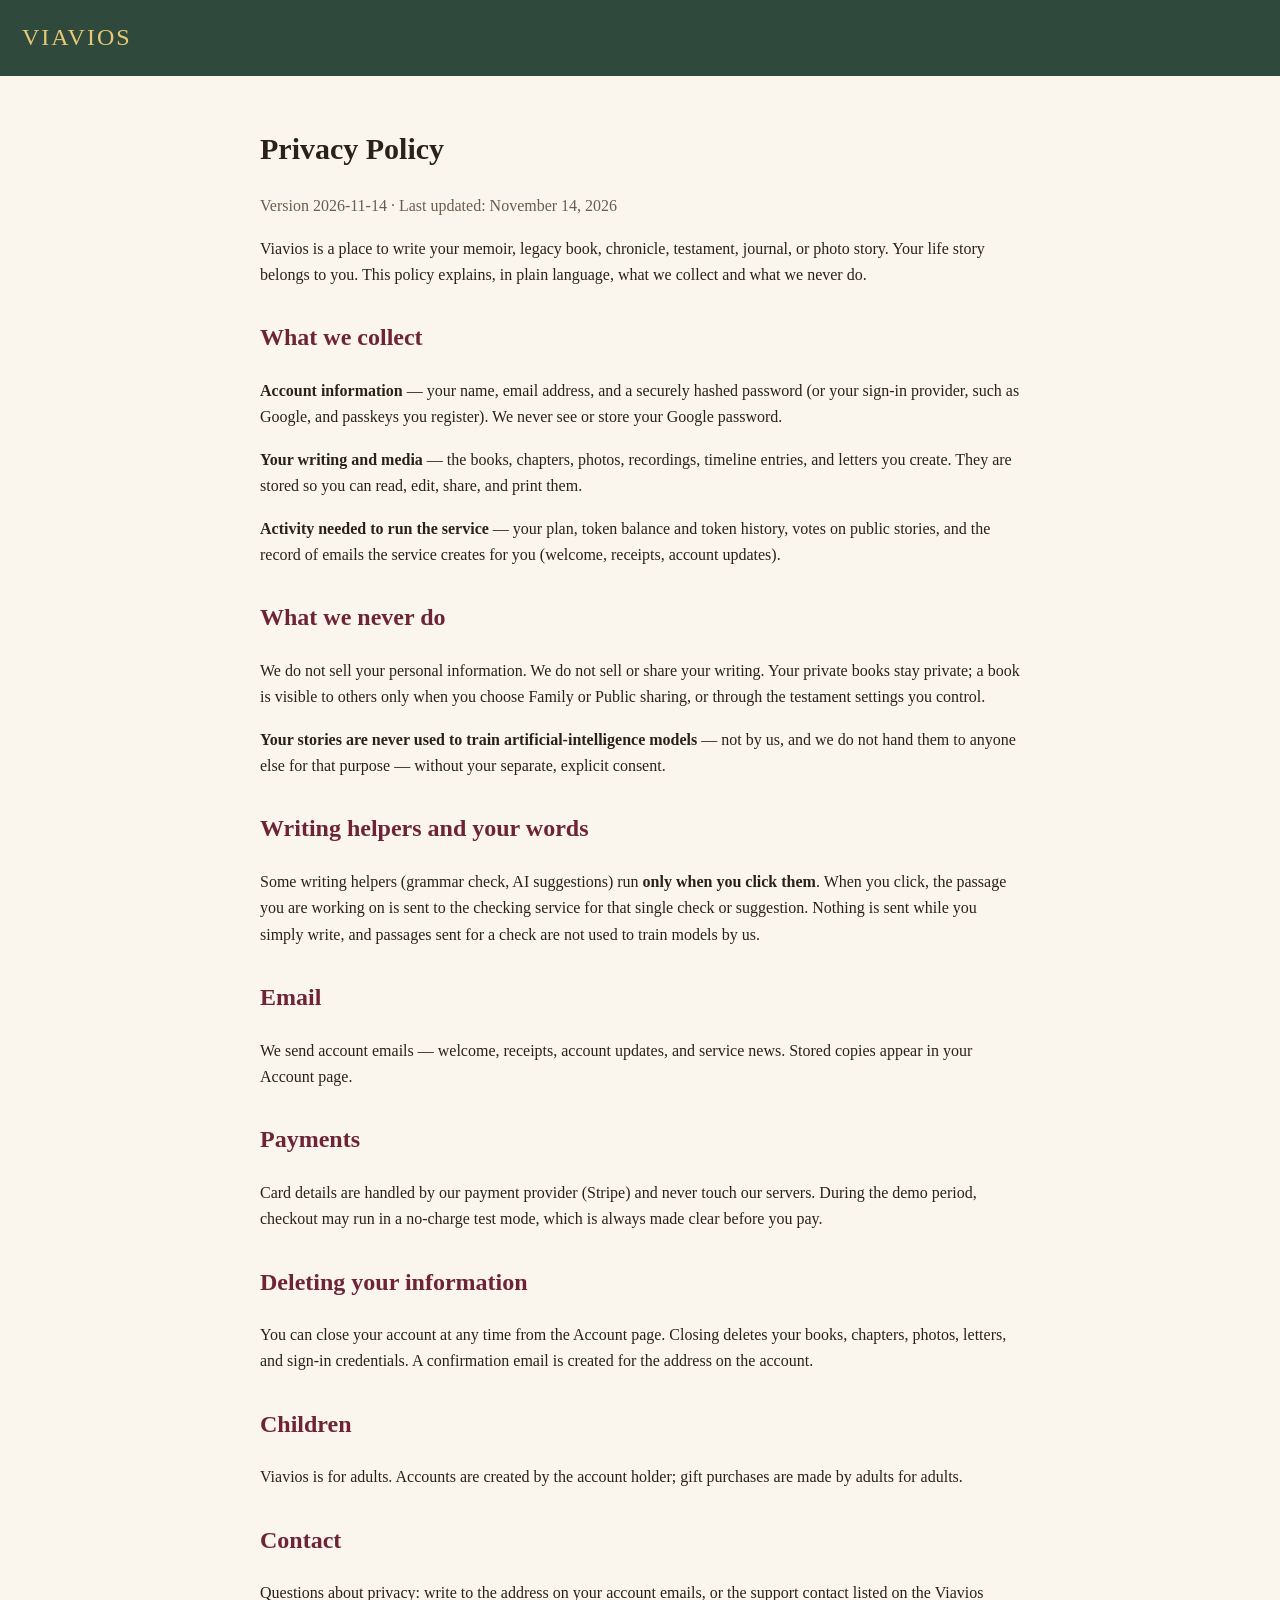
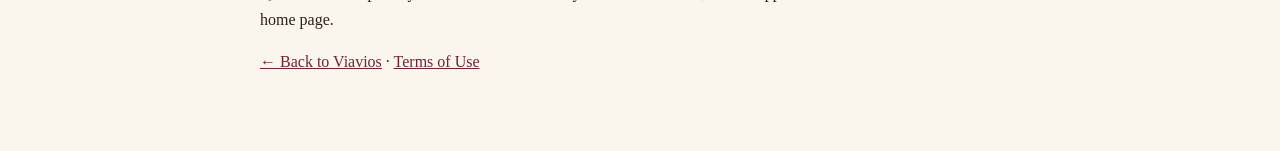
<file: static/privacy.html>
<!DOCTYPE html>
<html lang="en">
<head>
<meta charset="utf-8">
<meta name="viewport" content="width=device-width, initial-scale=1">
<title>Privacy Policy — Viavios</title>
<style>
  body{font-family:Georgia,'Times New Roman',serif;background:#FAF6EE;color:#2B2118;margin:0;line-height:1.65}
  header{background:#2F4A3C;color:#E7C877;padding:18px 22px;font-size:24px;letter-spacing:2px}
  main{max-width:760px;margin:0 auto;padding:28px 22px 60px}
  h1{font-size:30px} h2{margin-top:30px;color:#6E2434}
  a{color:#6E2434}
  .muted{color:#6b5d4f}
</style>
</head>
<body>
<header>VIAVIOS</header>
<main>
<h1>Privacy Policy</h1>
<p class="muted">Version 2026-11-14 · Last updated: November 14, 2026</p>
<p>Viavios is a place to write your memoir, legacy book, chronicle, testament, journal, or photo story. Your life story belongs to you. This policy explains, in plain language, what we collect and what we never do.</p>

<h2>What we collect</h2>
<p><strong>Account information</strong> — your name, email address, and a securely hashed password (or your sign-in provider, such as Google, and passkeys you register). We never see or store your Google password.</p>
<p><strong>Your writing and media</strong> — the books, chapters, photos, recordings, timeline entries, and letters you create. They are stored so you can read, edit, share, and print them.</p>
<p><strong>Activity needed to run the service</strong> — your plan, token balance and token history, votes on public stories, and the record of emails the service creates for you (welcome, receipts, account updates).</p>

<h2>What we never do</h2>
<p>We do not sell your personal information. We do not sell or share your writing. Your private books stay private; a book is visible to others only when you choose Family or Public sharing, or through the testament settings you control.</p>
<p><strong>Your stories are never used to train artificial-intelligence models</strong> — not by us, and we do not hand them to anyone else for that purpose — without your separate, explicit consent.</p>

<h2>Writing helpers and your words</h2>
<p>Some writing helpers (grammar check, AI suggestions) run <strong>only when you click them</strong>. When you click, the passage you are working on is sent to the checking service for that single check or suggestion. Nothing is sent while you simply write, and passages sent for a check are not used to train models by us.</p>

<h2>Email</h2>
<p>We send account emails — welcome, receipts, account updates, and service news. Stored copies appear in your Account page.</p>

<h2>Payments</h2>
<p>Card details are handled by our payment provider (Stripe) and never touch our servers. During the demo period, checkout may run in a no-charge test mode, which is always made clear before you pay.</p>

<h2>Deleting your information</h2>
<p>You can close your account at any time from the Account page. Closing deletes your books, chapters, photos, letters, and sign-in credentials. A confirmation email is created for the address on the account.</p>

<h2>Children</h2>
<p>Viavios is for adults. Accounts are created by the account holder; gift purchases are made by adults for adults.</p>

<h2>Contact</h2>
<p>Questions about privacy: write to the address on your account emails, or the support contact listed on the Viavios home page.</p>
<p><a href="/">← Back to Viavios</a> · <a href="/terms">Terms of Use</a></p>
</main>
</body>
</html>
</file>
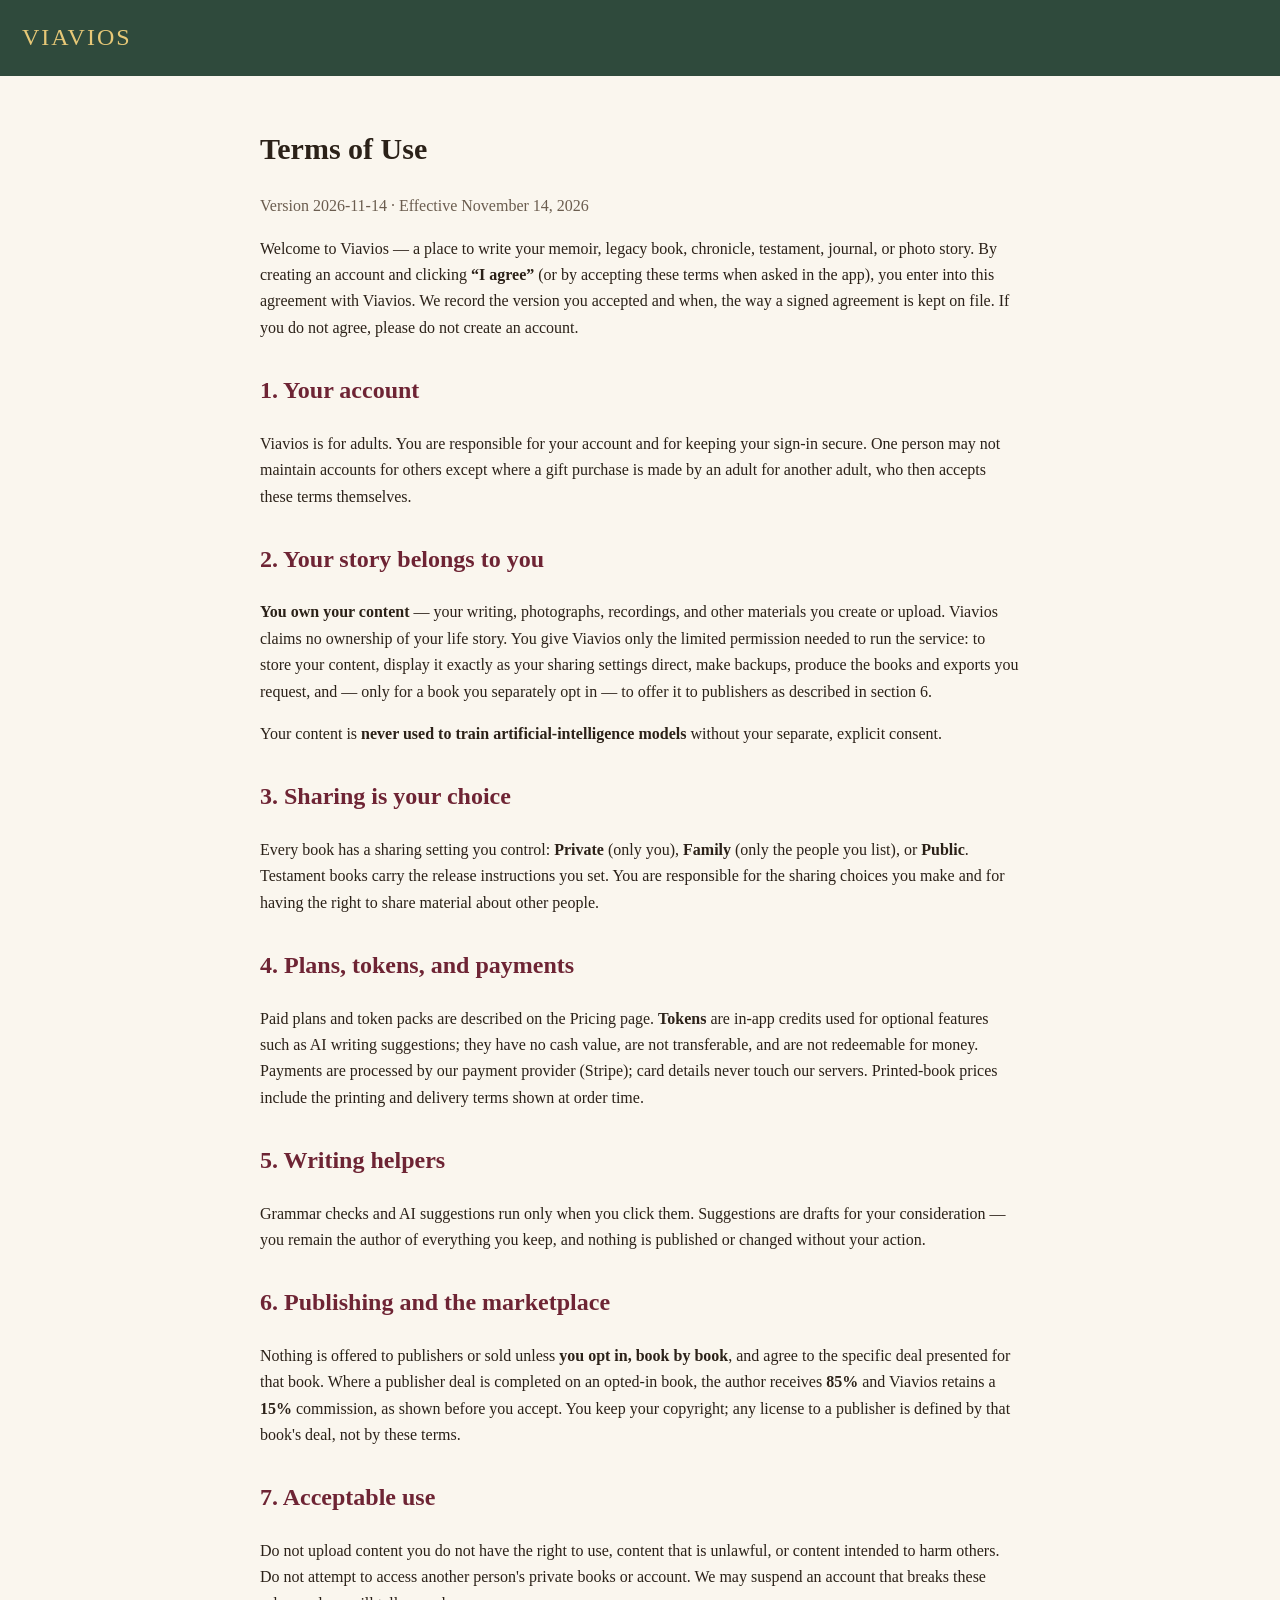
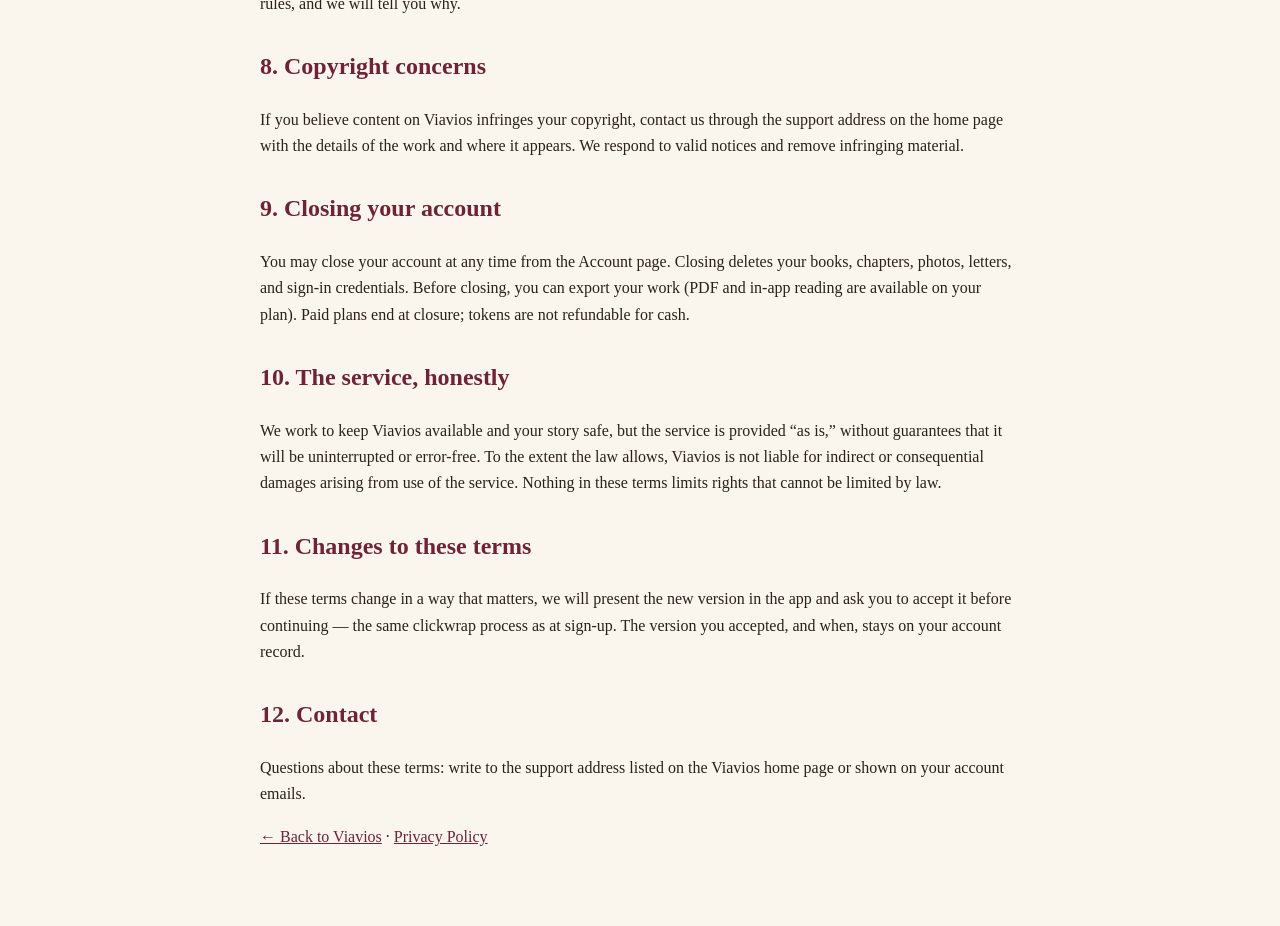
<file: static/terms.html>
<!DOCTYPE html>
<html lang="en">
<head>
<meta charset="utf-8">
<meta name="viewport" content="width=device-width, initial-scale=1">
<title>Terms of Use — Viavios</title>
<style>
  body{font-family:Georgia,'Times New Roman',serif;background:#FAF6EE;color:#2B2118;margin:0;line-height:1.65}
  header{background:#2F4A3C;color:#E7C877;padding:18px 22px;font-size:24px;letter-spacing:2px}
  main{max-width:760px;margin:0 auto;padding:28px 22px 60px}
  h1{font-size:30px} h2{margin-top:30px;color:#6E2434}
  a{color:#6E2434}
  .muted{color:#6b5d4f}
</style>
</head>
<body>
<header>VIAVIOS</header>
<main>
<h1>Terms of Use</h1>
<p class="muted">Version 2026-11-14 · Effective November 14, 2026</p>
<p>Welcome to Viavios — a place to write your memoir, legacy book, chronicle, testament, journal, or photo story. By creating an account and clicking <strong>“I agree”</strong> (or by accepting these terms when asked in the app), you enter into this agreement with Viavios. We record the version you accepted and when, the way a signed agreement is kept on file. If you do not agree, please do not create an account.</p>

<h2>1. Your account</h2>
<p>Viavios is for adults. You are responsible for your account and for keeping your sign-in secure. One person may not maintain accounts for others except where a gift purchase is made by an adult for another adult, who then accepts these terms themselves.</p>

<h2>2. Your story belongs to you</h2>
<p><strong>You own your content</strong> — your writing, photographs, recordings, and other materials you create or upload. Viavios claims no ownership of your life story. You give Viavios only the limited permission needed to run the service: to store your content, display it exactly as your sharing settings direct, make backups, produce the books and exports you request, and — only for a book you separately opt in — to offer it to publishers as described in section 6.</p>
<p>Your content is <strong>never used to train artificial-intelligence models</strong> without your separate, explicit consent.</p>

<h2>3. Sharing is your choice</h2>
<p>Every book has a sharing setting you control: <strong>Private</strong> (only you), <strong>Family</strong> (only the people you list), or <strong>Public</strong>. Testament books carry the release instructions you set. You are responsible for the sharing choices you make and for having the right to share material about other people.</p>

<h2>4. Plans, tokens, and payments</h2>
<p>Paid plans and token packs are described on the Pricing page. <strong>Tokens</strong> are in-app credits used for optional features such as AI writing suggestions; they have no cash value, are not transferable, and are not redeemable for money. Payments are processed by our payment provider (Stripe); card details never touch our servers. Printed-book prices include the printing and delivery terms shown at order time.</p>

<h2>5. Writing helpers</h2>
<p>Grammar checks and AI suggestions run only when you click them. Suggestions are drafts for your consideration — you remain the author of everything you keep, and nothing is published or changed without your action.</p>

<h2>6. Publishing and the marketplace</h2>
<p>Nothing is offered to publishers or sold unless <strong>you opt in, book by book</strong>, and agree to the specific deal presented for that book. Where a publisher deal is completed on an opted-in book, the author receives <strong>85%</strong> and Viavios retains a <strong>15%</strong> commission, as shown before you accept. You keep your copyright; any license to a publisher is defined by that book's deal, not by these terms.</p>

<h2>7. Acceptable use</h2>
<p>Do not upload content you do not have the right to use, content that is unlawful, or content intended to harm others. Do not attempt to access another person's private books or account. We may suspend an account that breaks these rules, and we will tell you why.</p>

<h2>8. Copyright concerns</h2>
<p>If you believe content on Viavios infringes your copyright, contact us through the support address on the home page with the details of the work and where it appears. We respond to valid notices and remove infringing material.</p>

<h2>9. Closing your account</h2>
<p>You may close your account at any time from the Account page. Closing deletes your books, chapters, photos, letters, and sign-in credentials. Before closing, you can export your work (PDF and in-app reading are available on your plan). Paid plans end at closure; tokens are not refundable for cash.</p>

<h2>10. The service, honestly</h2>
<p>We work to keep Viavios available and your story safe, but the service is provided “as is,” without guarantees that it will be uninterrupted or error-free. To the extent the law allows, Viavios is not liable for indirect or consequential damages arising from use of the service. Nothing in these terms limits rights that cannot be limited by law.</p>

<h2>11. Changes to these terms</h2>
<p>If these terms change in a way that matters, we will present the new version in the app and ask you to accept it before continuing — the same clickwrap process as at sign-up. The version you accepted, and when, stays on your account record.</p>

<h2>12. Contact</h2>
<p>Questions about these terms: write to the support address listed on the Viavios home page or shown on your account emails.</p>
<p><a href="/">← Back to Viavios</a> · <a href="/privacy">Privacy Policy</a></p>
</main>
</body>
</html>
</file>
